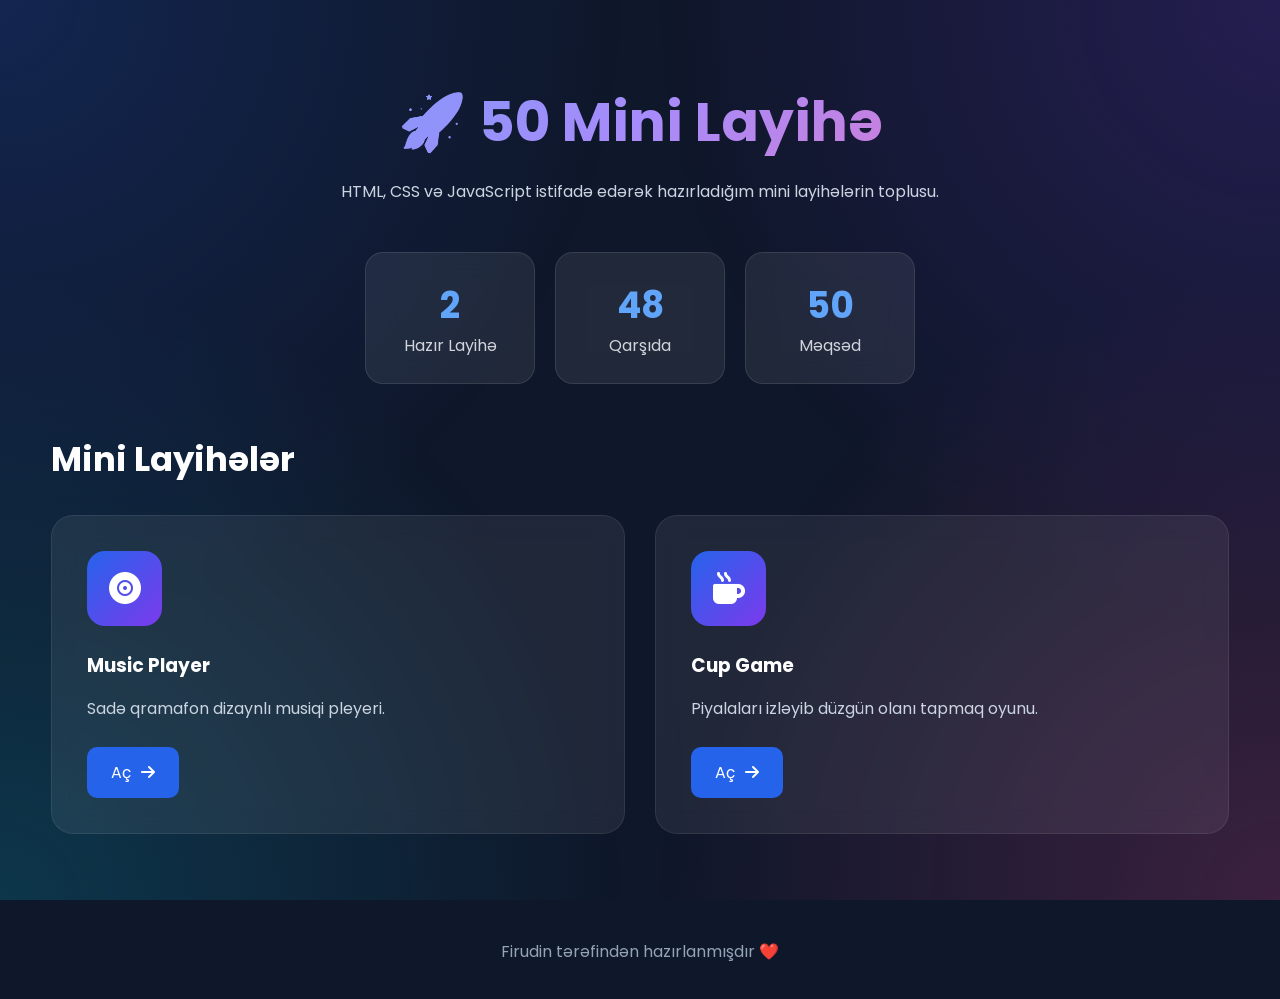
<file: index.html>
<!DOCTYPE html>
<html lang="az">

<head>

    <meta charset="UTF-8">

    <meta name="viewport" content="width=device-width, initial-scale=1.0">

    <title>50 Mini Layihə</title>

    <link rel="stylesheet" href="style.css">

    <link rel="preconnect" href="https://fonts.googleapis.com">

    <link href="https://fonts.googleapis.com/css2?family=Poppins:wght@300;400;500;600;700&display=swap" rel="stylesheet">

    <link rel="stylesheet"
        href="https://cdnjs.cloudflare.com/ajax/libs/font-awesome/6.7.2/css/all.min.css">

</head>

<body>

<div class="background"></div>

<header>

    <h1>🚀 50 Mini Layihə</h1>

    <p>
        HTML, CSS və JavaScript istifadə edərək hazırladığım
        mini layihələrin toplusu.
    </p>

    <div class="stats">

        <div class="box">

            <h2>2</h2>

            <span>Hazır Layihə</span>

        </div>

        <div class="box">

            <h2>48</h2>

            <span>Qarşıda</span>

        </div>

        <div class="box">

            <h2>50</h2>

            <span>Məqsəd</span>

        </div>

    </div>

</header>


<section class="projects">

    <h2>Mini Layihələr</h2>

    <div class="cards">

        <div class="card">

            <div class="icon">
                <i class="fa-solid fa-record-vinyl"></i>
            </div>

            <h3>Music Player</h3>

            <p>
                Sadə qramafon dizaynlı musiqi pleyeri.
            </p>

            <a href="./projects/01. Music Player/index.html">

                Aç

                <i class="fa-solid fa-arrow-right"></i>

            </a>

        </div>

        <div class="card">

            <div class="icon">
                <i class="fa-solid fa-mug-hot"></i>
            </div>

            <h3>Cup Game</h3>

            <p>
                Piyalaları izləyib düzgün olanı tapmaq oyunu.
            </p>

            <a href="./projects/02. Cup Game/index.html">

                Aç

                <i class="fa-solid fa-arrow-right"></i>

            </a>

        </div>

    </div>

</section>

<footer>

    Firudin tərəfindən hazırlanmışdır ❤️

</footer>

</body>

</html>
</file>
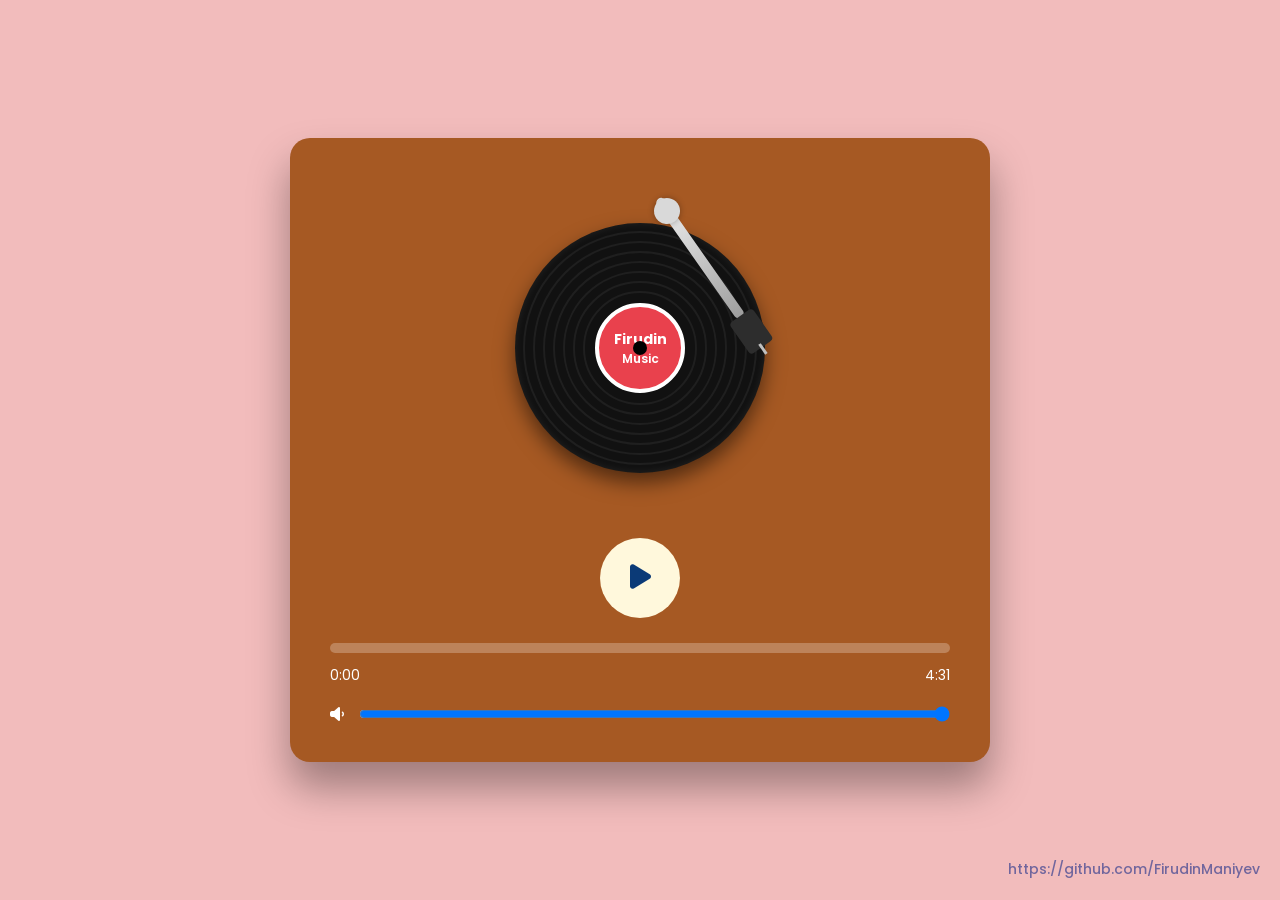
<file: projects/01. Music Player/index.html>
<!DOCTYPE html>
<html lang="en">

<head>
    <meta charset="UTF-8">
    <meta name="viewport" content="width=device-width, initial-scale=1.0">
    <title>Music Player - Firudin</title>

    <link rel="stylesheet" href="style.css">

    <link rel="preconnect" href="https://fonts.googleapis.com">
    <link href="https://fonts.googleapis.com/css2?family=Poppins:wght@300;400;500;600;700&display=swap"
        rel="stylesheet">

    <link rel="stylesheet" href="https://cdnjs.cloudflare.com/ajax/libs/font-awesome/6.6.0/css/all.min.css">
</head>

<body>

    <div class="player">

        <div class="record-area">

            <div class="record" id="record">

                <div class="ring ring1"></div>
                <div class="ring ring2"></div>
                <div class="ring ring3"></div>
                <div class="ring ring4"></div>
                <div class="ring ring5"></div>
                <div class="ring ring6"></div>
                <div class="ring ring7"></div>

                <div class="label">
                    <h3>Firudin</h3>
                    <span>Music</span>
                </div>

            </div>

            <div class="tonearm" id="tonearm">
                <div class="pivot"></div>
                <div class="arm"></div>
                <div class="head"></div>
            </div>

        </div>

        <div class="controls">

            <button id="playBtn">
                <i class="fa-solid fa-play"></i>
            </button>

            <div class="progress-container" id="progressContainer">
                <div class="progress" id="progress"></div>
            </div>

            <div class="time">

                <span id="current">0:00</span>

                <span id="duration">0:00</span>

            </div>

            <div class="volume">

                <i class="fa-solid fa-volume-low"></i>

                <input type="range" id="volume" min="0" max="1" step="0.01" value="1">

            </div>

        </div>

    </div>

    <div class="github-link">
        https://github.com/FirudinManiyev
    </div>

    <audio id="audio">

        <source src="../../assets/music/Eyyub_Yaqubov_Bakili_balasiyam.mp3" type="audio/mpeg">

    </audio>

    <script src="script.js"></script>

</body>

</html>
</file>
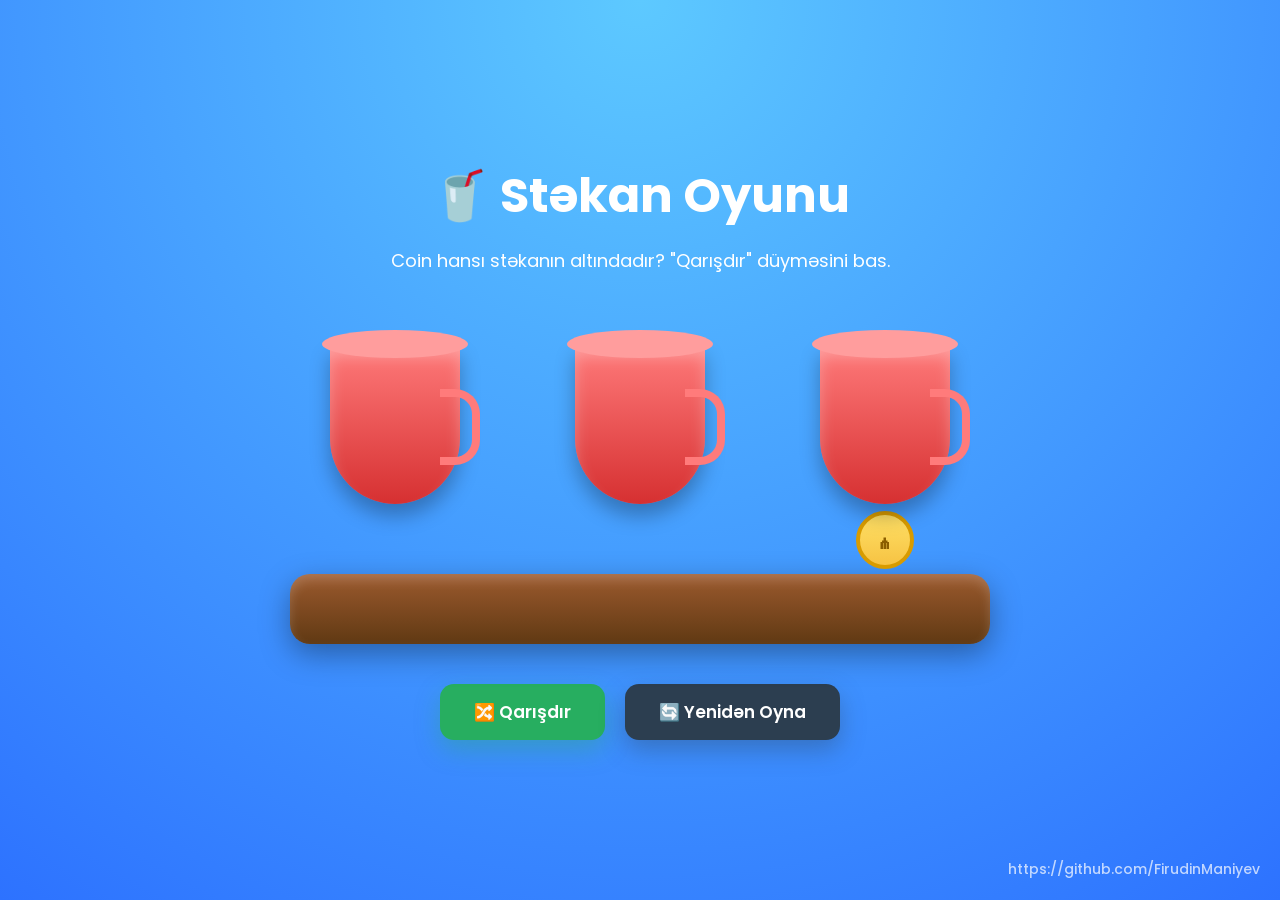
<file: projects/02. Cup Game/index.html>
<!DOCTYPE html>
<html lang="az">

<head>
    <meta charset="UTF-8">
    <meta name="viewport" content="width=device-width, initial-scale=1.0">
    <title>Stəkan Oyunu</title>

    <link rel="stylesheet" href="style.css">

    <link rel="preconnect" href="https://fonts.googleapis.com">

    <link href="https://fonts.googleapis.com/css2?family=Poppins:wght@300;400;500;600;700&display=swap"
        rel="stylesheet">
</head>

<body>

    <div class="container">

        <h1>🥤 Stəkan Oyunu</h1>

        <p id="message">
            Coin hansı stəkanın altındadır? "Qarışdır" düyməsini bas.
        </p>

        <div class="game-area">

            <div class="coin" id="coin"></div>

            <div class="cup" data-index="0">
                <div class="cup-body"></div>
            </div>

            <div class="cup" data-index="1">
                <div class="cup-body"></div>
            </div>

            <div class="cup" data-index="2">
                <div class="cup-body"></div>
            </div>

        </div>

        <div class="buttons">

            <button id="startBtn">
                🔀 Qarışdır
            </button>

            <button id="restartBtn">
                🔄 Yenidən Oyna
            </button>

        </div>

    </div>

    <div class="github-link">
        https://github.com/FirudinManiyev
    </div>

    <script src="script.js"></script>

</body>

</html>
</file>
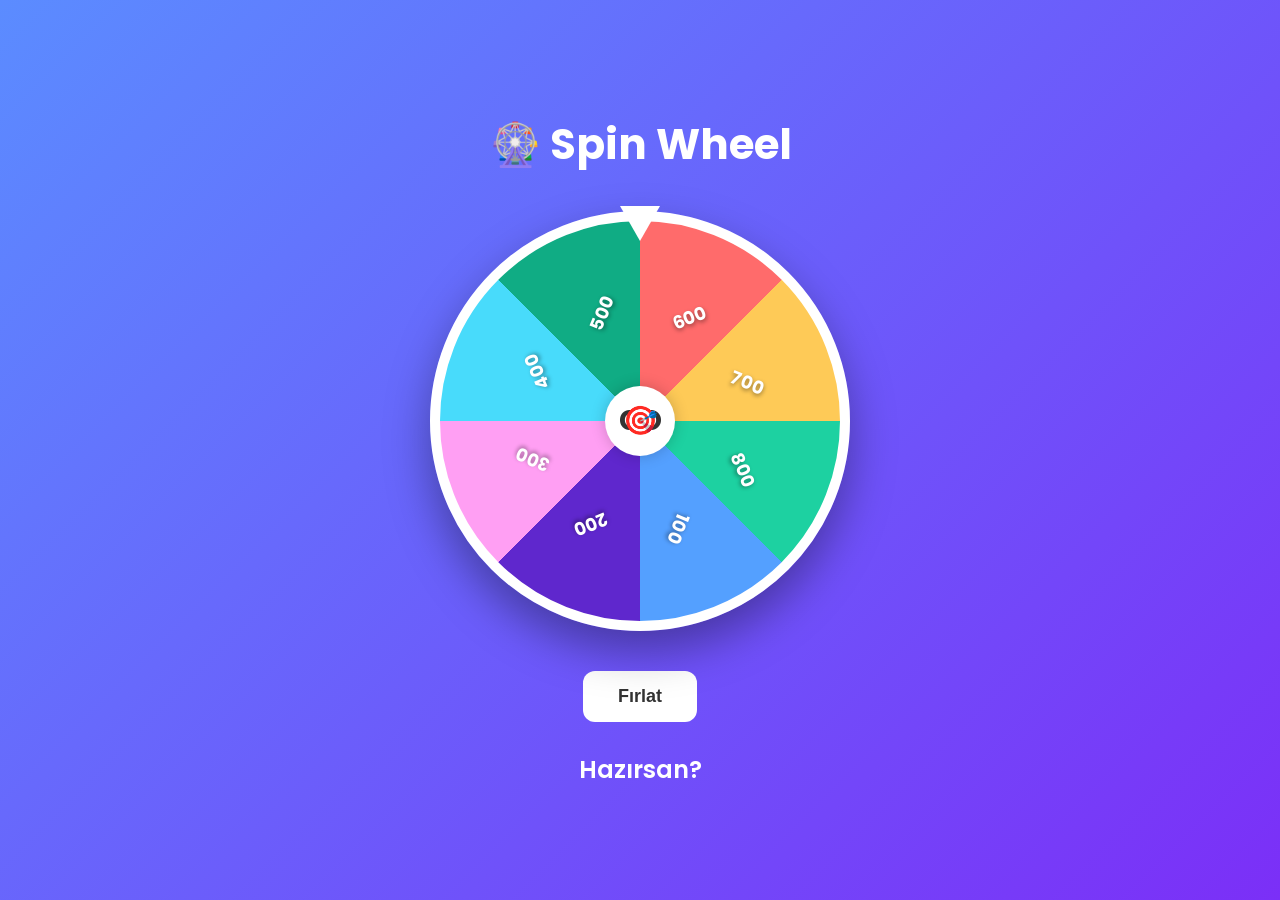
<file: projects/03. Spin Wheel/index.html>
<!DOCTYPE html>
<html lang="az">
<head>
    <meta charset="UTF-8">
    <meta name="viewport" content="width=device-width, initial-scale=1.0">
    <title>Spin Wheel</title>

    <link rel="stylesheet" href="style.css">

    <link rel="preconnect" href="https://fonts.googleapis.com">

    <link href="https://fonts.googleapis.com/css2?family=Poppins:wght@400;500;600;700&display=swap" rel="stylesheet">
</head>
<body>

<div class="container">

    <h1>🎡 Spin Wheel</h1>

    <div class="wheel-container">

        <div class="pointer"></div>

        <div class="wheel" id="wheel">

            <div class="center">GO</div>
            
        </div>

    </div>

    <button id="spinBtn">
        Fırlat
    </button>

    <p id="result">
        Hazırsan?
    </p>

</div>

<script src="script.js"></script>

</body>
</html>
</file>
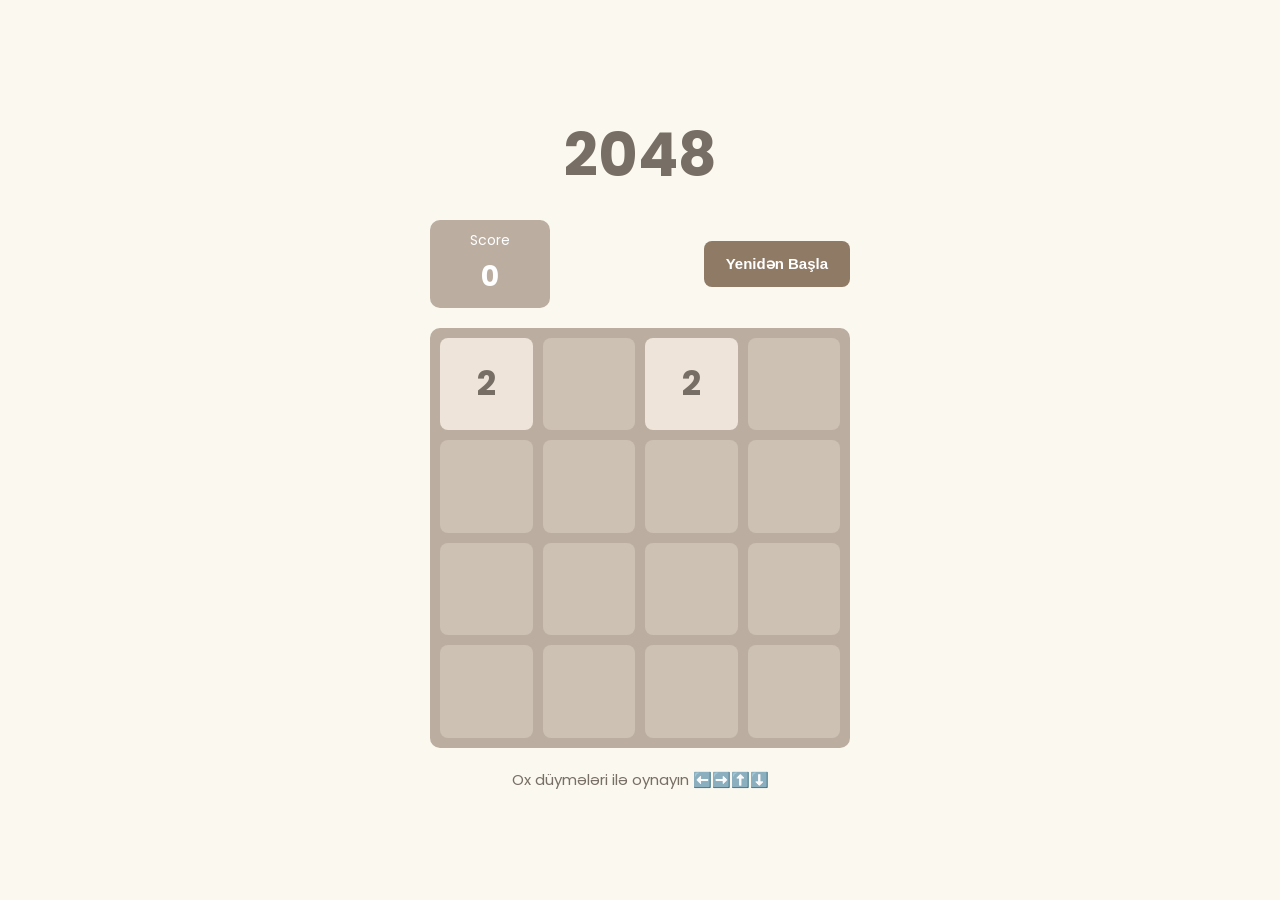
<file: projects/04. 2048/index.html>
<!DOCTYPE html>
<html lang="az">

<head>
    <meta charset="UTF-8">
    <meta name="viewport" content="width=device-width, initial-scale=1.0">
    <title>2048</title>

    <link rel="stylesheet" href="style.css">

    <link rel="preconnect" href="https://fonts.googleapis.com">

    <link href="https://fonts.googleapis.com/css2?family=Poppins:wght@400;500;600;700&display=swap" rel="stylesheet">
</head>

<body>

    <div class="container">

        <h1>2048</h1>

        <div class="top">

            <div class="score-box">
                <span>Score</span>
                <h2 id="score">0</h2>
            </div>

            <button id="restart">
                Yenidən Başla
            </button>

        </div>

        <div id="board"></div>

        <p class="info">
            Ox düymələri ilə oynayın ⬅️➡️⬆️⬇️
        </p>

    </div>

    <script src="script.js"></script>

</body>

</html>
</file>
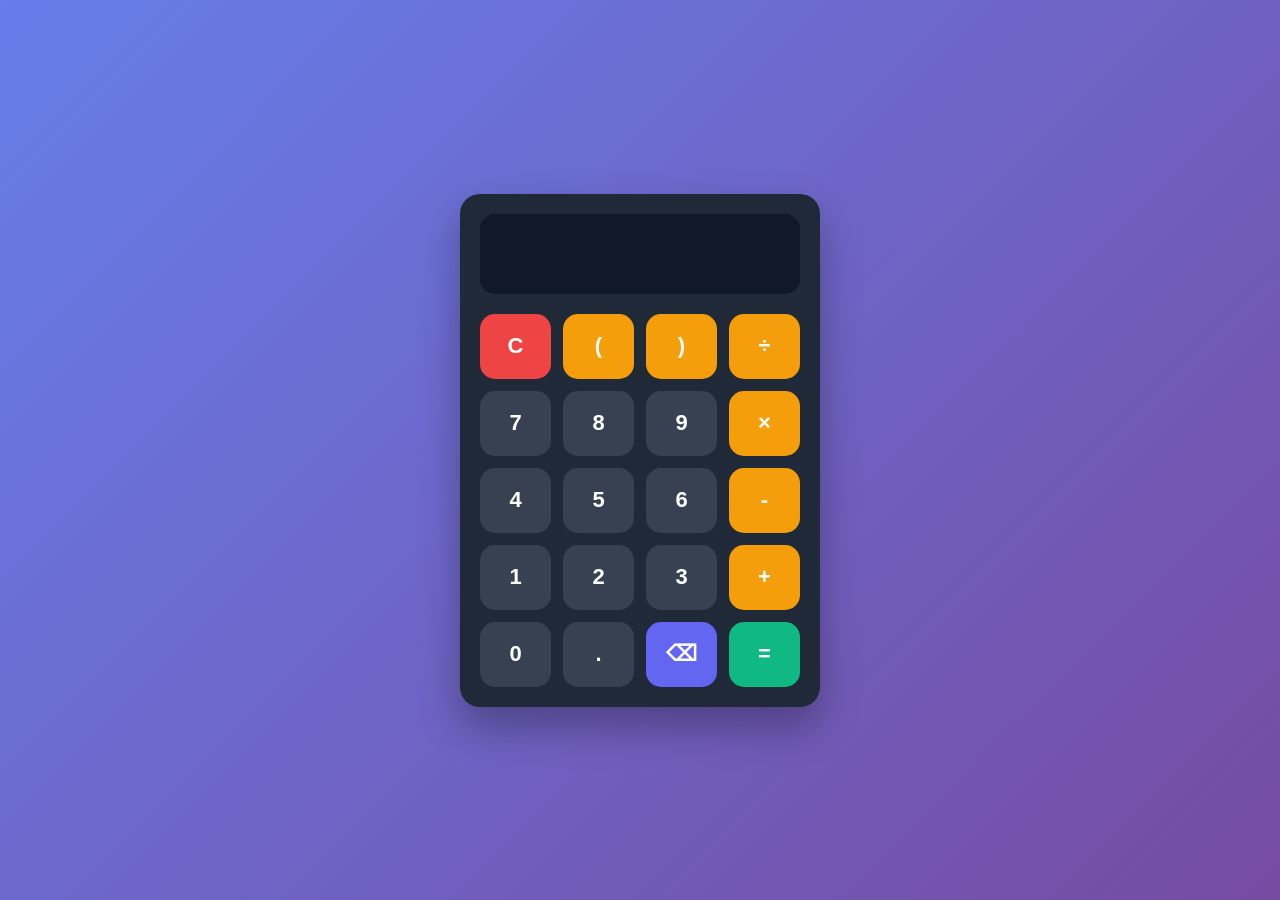
<file: projects/05. Calculator/index.html>
<!DOCTYPE html>
<html lang="az">

<head>
    <meta charset="UTF-8">
    <meta name="viewport" content="width=device-width, initial-scale=1.0">
    <title>Calculator</title>

    <link rel="stylesheet" href="style.css">

    <link rel="preconnect" href="https://fonts.googleapis.com">
    <link href="https://fonts.googleapis.com/css2?family=Poppins:wght@400;500;600&display=swap" rel="stylesheet">
</head>

<body>

    <div class="calculator">

        <input type="text" id="display" readonly>

        <div class="buttons">

            <button class="clear">C</button>
            <button class="operator">(</button>
            <button class="operator">)</button>
            <button class="operator">÷</button>

            <button>7</button>
            <button>8</button>
            <button>9</button>
            <button class="operator">×</button>

            <button>4</button>
            <button>5</button>
            <button>6</button>
            <button class="operator">-</button>

            <button>1</button>
            <button>2</button>
            <button>3</button>
            <button class="operator">+</button>

            <button>0</button>
            <button>.</button>
            <button class="delete">⌫</button>
            <button class="equal">=</button>

        </div>

    </div>

    <script src="script.js"></script>

</body>

</html>
</file>
<file: style.css>
* {
    margin: 0;
    padding: 0;
    box-sizing: border-box;
}

body {

    font-family: Poppins, sans-serif;

    background: #0f172a;

    color: #fff;

    overflow-x: hidden;

}

.background {

    position: fixed;

    inset: 0;

    background:
        radial-gradient(circle at top left, #2563eb33, transparent 40%),
        radial-gradient(circle at top right, #7c3aed33, transparent 40%),
        radial-gradient(circle at bottom left, #06b6d433, transparent 40%),
        radial-gradient(circle at bottom right, #ec489933, transparent 40%);

    z-index: -1;

    animation: gradientShift 15s ease-in-out infinite;

}

@keyframes gradientShift {

    0%, 100% {
        background:
            radial-gradient(circle at top left, #2563eb33, transparent 40%),
            radial-gradient(circle at top right, #7c3aed33, transparent 40%),
            radial-gradient(circle at bottom left, #06b6d433, transparent 40%),
            radial-gradient(circle at bottom right, #ec489933, transparent 40%);
    }

    50% {
        background:
            radial-gradient(circle at top left, #7c3aed33, transparent 40%),
            radial-gradient(circle at top right, #06b6d433, transparent 40%),
            radial-gradient(circle at bottom left, #ec489933, transparent 40%),
            radial-gradient(circle at bottom right, #2563eb33, transparent 40%);
    }

}

header {

    text-align: center;

    padding: 80px 20px 50px;

}

header h1 {

    font-size: 55px;

    margin-bottom: 15px;

    background: linear-gradient(135deg, #60a5fa, #a78bfa, #f472b6);

    -webkit-background-clip: text;

    -webkit-text-fill-color: transparent;

    background-clip: text;

    animation: titleGlow 3s ease-in-out infinite;

}

@keyframes titleGlow {

    0%, 100% {
        filter: brightness(1);
    }

    50% {
        filter: brightness(1.2);
    }

}

header p {

    color: #cbd5e1;

    max-width: 650px;

    margin: auto;

    line-height: 1.8;

}

.stats {

    margin-top: 45px;

    display: flex;

    justify-content: center;

    flex-wrap: wrap;

    gap: 20px;

}

.box {

    width: 170px;

    padding: 25px;

    border-radius: 18px;

    backdrop-filter: blur(15px);

    background: rgba(255, 255, 255, .08);

    border: 1px solid rgba(255, 255, 255, .1);

    transition: .3s;

}

.box:hover {

    transform: translateY(-5px);

    background: rgba(255, 255, 255, .12);

    border-color: rgba(255, 255, 255, .2);

}

.box h2 {

    font-size: 36px;

    color: #60a5fa;

}

.box span {

    color: #d1d5db;

}

.projects {

    width: min(1200px, 92%);

    margin: auto;

    padding-bottom: 70px;

}

.projects h2 {

    margin-bottom: 30px;

    font-size: 34px;

}

.cards {

    display: grid;

    grid-template-columns: repeat(auto-fit, minmax(300px, 1fr));

    gap: 30px;

}

.card {

    background: rgba(255, 255, 255, .07);

    backdrop-filter: blur(12px);

    border-radius: 22px;

    padding: 35px;

    transition: .35s;

    border: 1px solid rgba(255, 255, 255, .08);

}

.card:hover {

    transform: translateY(-10px);

    box-shadow: 0 20px 45px rgba(0, 0, 0, .35);

}

.icon {

    width: 75px;

    height: 75px;

    border-radius: 18px;

    background: linear-gradient(135deg, #2563eb, #7c3aed);

    display: flex;

    justify-content: center;

    align-items: center;

    font-size: 32px;

    margin-bottom: 25px;

    transition: .3s;

}

.card:hover .icon {

    transform: rotate(10deg) scale(1.1);

}

.card h3 {

    margin-bottom: 15px;

}

.card p {

    color: #cbd5e1;

    line-height: 1.7;

    margin-bottom: 25px;

}

.card a {

    display: inline-flex;

    align-items: center;

    gap: 10px;

    text-decoration: none;

    color: #fff;

    background: #2563eb;

    padding: 13px 24px;

    border-radius: 10px;

    transition: .3s;

}

.card a:hover {

    background: #1d4ed8;

}

footer {

    text-align: center;

    padding: 35px;

    color: #94a3b8;

}

@media(max-width:768px) {

    header h1 {

        font-size: 36px;

    }

    header p {

        font-size: 14px;

    }

    .projects h2 {

        text-align: center;

        font-size: 28px;

    }

    .box {

        width: 100%;

        max-width: 220px;

    }

    .cards {

        grid-template-columns: 1fr;

    }

    .card {

        padding: 25px;

    }

}

@media(max-width:480px) {

    header h1 {

        font-size: 28px;

    }

    header {

        padding: 50px 15px 30px;

    }

    .icon {

        width: 60px;

        height: 60px;

        font-size: 26px;

    }

}
</file>
<file: projects/01. Music Player/style.css>
* {
    margin: 0;
    padding: 0;
    box-sizing: border-box;
}

body {
    font-family: "Poppins", sans-serif;
    background: #f2bcbc;
    display: flex;
    justify-content: center;
    align-items: center;
    min-height: 100vh;
}

.player {
    width: 700px;
    background: #a65923;
    border-radius: 20px;
    padding: 40px;
    box-shadow: 0 25px 40px rgba(0, 0, 0, .35);
}

.record-area {
    position: relative;
    display: flex;
    justify-content: center;
    align-items: center;
    min-height: 340px;
}

.record {
    width: 250px;
    height: 250px;
    border-radius: 50%;
    background: #111;
    position: relative;
    box-shadow:
        inset 0 0 8px rgba(255, 255, 255, .08),
        0 10px 20px rgba(0, 0, 0, .5);
}

.record.playing {
    animation: spin 4s linear infinite;
}

@keyframes spin {
    from {
        transform: rotate(0);
    }

    to {
        transform: rotate(360deg);
    }
}

.ring {
    position: absolute;
    border: 2px solid rgba(255, 255, 255, .06);
    border-radius: 50%;
}

.ring1 {
    inset: 8px;
}

.ring2 {
    inset: 18px;
}

.ring3 {
    inset: 28px;
}

.ring4 {
    inset: 38px;
}

.ring5 {
    inset: 48px;
}

.ring6 {
    inset: 58px;
}

.ring7 {
    inset: 68px;
}

.label {
    width: 90px;
    height: 90px;
    border-radius: 50%;
    background: #e9414d;
    border: 4px solid white;
    position: absolute;
    left: 50%;
    top: 50%;
    transform: translate(-50%, -50%);
    display: flex;
    flex-direction: column;
    justify-content: center;
    align-items: center;
    color: white;
    text-align: center;
    font-size: 12px;
    font-weight: 600;
}

.label::after {
    content: "";
    width: 14px;
    height: 14px;
    background: black;
    border-radius: 50%;
    position: absolute;
}

.tonearm {
    position: absolute;
    top: 18px;
    left: 52%;
    width: 140px;
    height: 180px;
    transform-origin: 15px 15px;
    transform: rotate(-35deg);
    transition: transform .5s ease;
    z-index: 10;
}

.tonearm.active {
    transform: rotate(-8deg);
}

.arm {
    width: 10px;
    height: 145px;
    background: linear-gradient(to bottom, #f2f2f2, #9d9d9d);
    margin-left: 10px;
    border-radius: 10px;
}

.head {
    width: 28px;
    height: 38px;
    background: #2d2d2d;
    border-radius: 4px;
    margin-left: 1px;
    margin-top: -2px;
    position: relative;
}

.head::after {
    content: "";
    position: absolute;
    bottom: -8px;
    left: 12px;

    width: 3px;
    height: 12px;
    background: silver;
}

.controls {
    margin-top: 20px;
}

#playBtn {
    width: 80px;
    height: 80px;
    border: none;
    border-radius: 50%;
    cursor: pointer;
    font-size: 28px;
    background: #fff8dc;
    color: #0b3a77;
    display: block;
    margin: 0 auto 25px;
    transition: .3s;
}

#playBtn:hover {
    transform: scale(1.08);
}

.progress-container {
    width: 100%;
    height: 10px;
    background: rgba(255, 255, 255, .25);
    border-radius: 30px;
    cursor: pointer;
    overflow: hidden;
}

.progress {
    width: 0;
    height: 100%;
    background: white;
}

.pivot {
    position: absolute;
    width: 26px;
    height: 26px;
    background: #d9d9d9;
    border-radius: 50%;
    left: 2px;
    top: 2px;
    box-shadow: 0 0 6px rgba(0, 0, 0, .3);
}

.time {
    margin-top: 12px;
    display: flex;
    justify-content: space-between;
    color: white;
    font-size: 14px;
}

.volume {
    margin-top: 20px;
    display: flex;
    align-items: center;
    gap: 15px;
    color: white;
}

.volume input {
    flex: 1;
    cursor: pointer;
}

.github-link {
    position: fixed;
    bottom: 20px;
    right: 20px;
    color: rgba(27, 45, 136, 0.6);
    font-size: 14px;
    font-weight: 500;
    z-index: 100;
}

@media(max-width:760px) {

    .player {

        width: 95%;
        padding: 25px;

    }

    .record-area {

        flex-direction: column;
        gap: 20px;
        min-height: auto;
        padding-bottom: 10px;

    }

    .tonearm {

        position: absolute;
        top: 50%;
        left: 50%;
        transform: translate(-50%, -50%) rotate(-35deg);
        width: 120px;
        height: 150px;
        z-index: 10;

    }

    .tonearm.active {

        transform: translate(-50%, -50%) rotate(0deg);

    }

    .record {

        width: 220px;
        height: 220px;

    }

}

@media(max-width:480px) {

    .player {

        width: 92%;
        padding: 20px;

    }

    .record {

        width: 180px;
        height: 180px;

    }

    .label {

        width: 70px;
        height: 70px;
        font-size: 10px;

    }

    .tonearm {

        width: 100px;
        height: 130px;

    }

    .arm {

        height: 110px;

    }

    .head {

        width: 24px;
        height: 32px;

    }

    #playBtn {

        width: 70px;
        height: 70px;
        font-size: 24px;

    }

    .time {

        font-size: 12px;

    }

}
</file>
<file: projects/02. Cup Game/style.css>
/* ==========================
   RESET
========================== */

* {
    margin: 0;
    padding: 0;
    box-sizing: border-box;
}

body {

    font-family: "Poppins", sans-serif;

    min-height: 100vh;

    display: flex;

    justify-content: center;

    align-items: center;

    overflow: hidden;

    background:
        radial-gradient(circle at top, #5dc9ff, #2d72ff);

}

/* ==========================
   CONTAINER
========================== */

.container {

    width: min(900px, 95%);

    text-align: center;

}

h1 {

    color: #fff;

    font-size: 3rem;

    margin-bottom: 15px;

}

#message {

    color: #fff;

    font-size: 18px;

    margin-bottom: 40px;

}

/* ==========================
   GAME TABLE
========================== */

.game-area {

    position: relative;

    width: 700px;

    height: 330px;

    margin: auto;

}

/* Taxta masa */

.game-area::after {

    content: "";

    position: absolute;

    left: 50%;

    bottom: 0;

    transform: translateX(-50%);

    width: 100%;

    height: 70px;

    background: linear-gradient(#9c5a2e, #603913);

    border-radius: 20px;

    box-shadow:

        inset 0 6px 12px rgba(255, 255, 255, .18),

        0 10px 30px rgba(0, 0, 0, .35);

}

/* ==========================
   COIN
========================== */

.coin {

    position: absolute;

    bottom: 75px;

    left: 50%;

    transform: translateX(-50%) scale(1);

    width: 58px;

    height: 58px;

    border-radius: 50%;

    background:

        linear-gradient(#ffe066, #f6c343);

    border: 4px solid #d89b00;

    z-index: 5;

    transition: all .5s ease;

}

.coin::after {

    content: "₼";

    position: absolute;

    inset: 0;

    display: flex;

    justify-content: center;

    align-items: center;

    font-size: 24px;

    font-weight: 700;

    color: #8b5e00;

}

.coin.hidden {

    opacity: 0;

    transform: translateX(-50%) scale(0);

}

/* ==========================
   CUPS
========================== */

.cup {

    position: absolute;

    bottom: 55px;

    width: 130px;

    height: 175px;

    cursor: pointer;

    transition:

        transform .65s cubic-bezier(.65, -0.25, .25, 1.2),
        bottom .5s ease;

    z-index: 10;

}

/* Başlanğıc koordinatlar */

.cup[data-index="0"] {

    transform: translateX(40px);

}

.cup[data-index="1"] {

    transform: translateX(285px);

}

.cup[data-index="2"] {

    transform: translateX(530px);

}

/* Stəkan yuxarıda (başlanğıc vəziyyət) */

.cup.lifted {

    bottom: 140px;

}

/* Stəkan aşağıda (oyun vəziyyəti) */

.cup.lowered {

    bottom: 55px;

}

/* Qarışdırma zamanı */

.cup.moving {

    z-index: 20;

}

/* Seçilmiş stəkan */

.cup.selected {

    z-index: 30;

}

/* ==========================
   CUP BODY
========================== */

.cup-body {

    position: absolute;

    bottom: 0;

    width: 100%;

    height: 160px;

    background:

        linear-gradient(to bottom, #ff7b7b, #d63031);

    border-radius: 0 0 70px 70px;

    box-shadow:

        inset 0 12px 15px rgba(255, 255, 255, .28),

        0 12px 20px rgba(0, 0, 0, .28);

}

/* Üst hissə */

.cup-body::before {

    content: "";

    position: absolute;

    top: -14px;

    left: -8px;

    width: 146px;

    height: 28px;

    border-radius: 50%;

    background: #ff9d9d;

}

/* Qulp */

.cup-body::after {

    content: "";

    position: absolute;

    top: 45px;

    right: -20px;

    width: 32px;

    height: 60px;

    border: 8px solid #ff7b7b;

    border-left: none;

    border-radius: 0 25px 25px 0;

}

/* ==========================
   BUTTONS
========================== */

.buttons {

    margin-top: 40px;

    display: flex;

    justify-content: center;

    gap: 20px;

    flex-wrap: wrap;

}

button {

    padding: 15px 34px;

    border: none;

    border-radius: 14px;

    font-size: 17px;

    font-weight: 600;

    cursor: pointer;

    transition: .3s;

    font-family: inherit;

}

#startBtn {

    background: #27ae60;

    color: #fff;

    box-shadow: 0 10px 25px rgba(39, 174, 96, .35);

}

#restartBtn {

    background: #2c3e50;

    color: #fff;

    box-shadow: 0 10px 25px rgba(44, 62, 80, .35);

}

button:hover {

    transform: translateY(-4px);

}

button:active {

    transform: scale(.96);

}

.github-link {
    position: fixed;
    bottom: 20px;
    right: 20px;
    color: rgba(255, 255, 255, 0.7);
    font-size: 14px;
    font-weight: 500;
    z-index: 100;
}

/* ==========================
   RESULT
========================== */

.correct .cup-body {

    background: linear-gradient(#2ecc71, #27ae60);

}

.wrong .cup-body {

    background: linear-gradient(#ff5f6d, #c0392b);

}

/* ==========================
   RESPONSIVE
========================== */

@media(max-width:768px) {

    .container {

        width: 95%;

    }

    h1 {

        font-size: 2.2rem;

    }

    #message {

        font-size: 15px;

    }

    .game-area {

        width: 320px;

        height: 250px;

    }

    .cup {

        width: 85px;

        height: 120px;

        bottom: 45px;

    }

    .cup[data-index="0"] {

        transform: translateX(0);

    }

    .cup[data-index="1"] {

        transform: translateX(115px);

    }

    .cup[data-index="2"] {

        transform: translateX(230px);

    }

    .cup-body {

        height: 110px;

    }

    .cup-body::before {

        width: 100px;

    }

    .cup-body::after {

        width: 22px;

        height: 42px;

        right: -14px;

    }

    .coin {

        width: 42px;

        height: 42px;

    }

    .coin::after {

        font-size: 18px;

    }

    .cup.lifted {

        bottom: 100px;

    }

    button {

        width: 100%;

    }

}

@media(max-width:480px) {

    .container {

        width: 92%;

    }

    h1 {

        font-size: 1.8rem;

    }

    #message {

        font-size: 13px;

    }

    .game-area {

        width: 280px;

        height: 220px;

    }

    .cup {

        width: 70px;

        height: 100px;

        bottom: 40px;

    }

    .cup[data-index="0"] {

        transform: translateX(0);

    }

    .cup[data-index="1"] {

        transform: translateX(100px);

    }

    .cup[data-index="2"] {

        transform: translateX(200px);

    }

    .cup-body {

        height: 90px;

    }

    .cup-body::before {

        width: 85px;

    }

    .cup-body::after {

        width: 18px;

        height: 35px;

        right: -12px;

    }

    .coin {

        width: 35px;

        height: 35px;

    }

    .coin::after {

        font-size: 15px;

    }

    .cup.lifted {

        bottom: 85px;

    }

    button {

        padding: 12px 24px;

        font-size: 15px;

    }

}

@media(max-width:360px) {

    .game-area {

        width: 260px;

        height: 200px;

    }

    .cup {

        width: 60px;

        height: 85px;

    }

    .cup[data-index="1"] {

        transform: translateX(85px);

    }

    .cup[data-index="2"] {

        transform: translateX(170px);

    }

    .cup.lifted {

        bottom: 75px;

    }

}
</file>
<file: projects/03. Spin Wheel/style.css>
* {
    margin: 0;
    padding: 0;
    box-sizing: border-box;
}

body {
    font-family: "Poppins", sans-serif;
    min-height: 100vh;
    display: flex;
    justify-content: center;
    align-items: center;
    background: linear-gradient(135deg, #5b8cff, #7b2ff7);
}

.container {
    text-align: center;
    color: #fff;
    width: min(90%, 700px);
}

h1 {
    font-size: 42px;
    margin-bottom: 35px;
}

.wheel-container {
    position: relative;
    width: 420px;
    height: 420px;
    margin: 0 auto 40px;
}

.pointer {
    position: absolute;
    top: -5px;
    left: 50%;
    transform: translateX(-50%);
    width: 0;
    height: 0;
    border-left: 20px solid transparent;
    border-right: 20px solid transparent;
    border-top: 35px solid #ffffff;
    z-index: 20;
}

.wheel {

    width: 100%;
    height: 100%;
    border-radius: 50%;
    border: 10px solid white;
    position: relative;
    overflow: hidden;
    transition: transform 5s cubic-bezier(.17, .67, .19, .99);
    box-shadow:
        0 20px 45px rgba(0, 0, 0, .35);
    background:
        conic-gradient(#ff6b6b 0deg 45deg,
            #feca57 45deg 90deg,
            #1dd1a1 90deg 135deg,
            #54a0ff 135deg 180deg,
            #5f27cd 180deg 225deg,
            #ff9ff3 225deg 270deg,
            #48dbfb 270deg 315deg,
            #10ac84 315deg 360deg);

}

.center {

    position: absolute;
    width: 70px;
    height: 70px;
    background: white;
    border-radius: 50%;
    left: 50%;
    display: flex;
    justify-content: center;
    align-items: center;
    font-size: 28px;
    font-weight: bold;
    color: #333;
    top: 50%;
    transform: translate(-50%, -50%);
    box-shadow: 0 0 15px rgba(0, 0, 0, .2);

}

.center::after {

    content: "🎯";
    position: absolute;
    inset: 0;
    display: flex;
    justify-content: center;
    align-items: center;
    font-size: 28px;

}

.segment {

    position: absolute;
    left: 50%;
    top: 50%;
    width: 170px;
    transform-origin: 0 0;
    font-weight: 700;
    color: white;
    text-shadow: 0 2px 4px rgba(0, 0, 0, .4);
    font-size: 18px;

}

button {

    padding: 15px 35px;
    border: none;
    border-radius: 12px;
    background: #fff;
    color: #333;
    font-size: 18px;
    font-weight: 600;
    cursor: pointer;
    transition: .3s;

}

button:hover {

    transform: translateY(-4px);

}

#result {

    margin-top: 30px;
    font-size: 24px;
    font-weight: 600;

}

@media(max-width:600px) {

    .wheel-container {

        width: 300px;
        height: 300px;

    }

    .segment {

        width: 120px;
        font-size: 14px;

    }

    h1 {

        font-size: 32px;

    }

    button {

        width: 100%;

    }

}
</file>
<file: projects/04. 2048/style.css>
* {
    margin: 0;
    padding: 0;
    box-sizing: border-box;
}

body {
    font-family: "Poppins", sans-serif;
    background: #faf8ef;
    display: flex;
    justify-content: center;
    align-items: center;
    min-height: 100vh;
    color: #776e65;
}

.container {
    width: 420px;
    max-width: 95%;
}

h1 {
    text-align: center;
    font-size: 60px;
    margin-bottom: 20px;
    color: #776e65;
}

.top {
    display: flex;
    justify-content: space-between;
    align-items: center;
    margin-bottom: 20px;
}

.score-box {
    background: #bbada0;
    color: white;
    padding: 10px 20px;
    border-radius: 10px;
    text-align: center;
    min-width: 120px;
}

.score-box span {
    font-size: 14px;
    display: block;
}

.score-box h2 {
    font-size: 28px;
    margin-top: 5px;
}

button {
    border: none;
    background: #8f7a66;
    color: white;
    padding: 14px 22px;
    border-radius: 8px;
    cursor: pointer;
    font-size: 15px;
    font-weight: 600;
    transition: .25s;
}

button:hover {
    background: #7b6858;
}

#board {
    background: #bbada0;
    border-radius: 10px;
    padding: 10px;

    display: grid;

    grid-template-columns: repeat(4, 1fr);
    grid-template-rows: repeat(4, 1fr);

    gap: 10px;

    aspect-ratio: 1;
}

.tile {
    background: #cdc1b4;
    border-radius: 8px;

    display: flex;
    justify-content: center;
    align-items: center;

    font-size: 34px;
    font-weight: bold;

    transition: .15s;
}

.tile-2 {
    background: #eee4da;
}

.tile-4 {
    background: #ede0c8;
}

.tile-8 {
    background: #f2b179;
    color: white;
}

.tile-16 {
    background: #f59563;
    color: white;
}

.tile-32 {
    background: #f67c5f;
    color: white;
}

.tile-64 {
    background: #f65e3b;
    color: white;
}

.tile-128 {
    background: #edcf72;
    color: white;
    font-size: 28px;
}

.tile-256 {
    background: #edcc61;
    color: white;
    font-size: 28px;
}

.tile-512 {
    background: #edc850;
    color: white;
    font-size: 28px;
}

.tile-1024 {
    background: #edc53f;
    color: white;
    font-size: 22px;
}

.tile-2048 {
    background: #edc22e;
    color: white;
    font-size: 22px;
}

.info {
    margin-top: 20px;
    text-align: center;
    font-size: 15px;
}

@media (max-width:500px) {

    h1 {
        font-size: 44px;
    }

    .top {
        flex-direction: column;
        gap: 15px;
    }

    .tile {
        font-size: 26px;
    }

}
</file>
<file: projects/05. Calculator/style.css>
* {
    margin: 0;
    padding: 0;
    box-sizing: border-box;
}

body {
    font-family: "Poppins", sans-serif;
    min-height: 100vh;
    display: flex;
    justify-content: center;
    align-items: center;
    background: linear-gradient(135deg, #667eea, #764ba2);
}

.calculator {

    width: 360px;
    max-width: 95%;

    background: #1f2937;

    padding: 20px;

    border-radius: 20px;

    box-shadow: 0 20px 40px rgba(0, 0, 0, .3);

}

#display {

    width: 100%;

    height: 80px;

    border: none;

    outline: none;

    border-radius: 15px;

    background: #111827;

    color: white;

    font-size: 32px;

    text-align: right;

    padding: 0 20px;

    margin-bottom: 20px;

}

.buttons {

    display: grid;

    grid-template-columns: repeat(4, 1fr);

    gap: 12px;

}

button {

    height: 65px;

    border: none;

    border-radius: 15px;

    cursor: pointer;

    font-size: 22px;

    font-weight: 600;

    transition: .2s;

    background: #374151;

    color: white;

}

button:hover {

    transform: translateY(-3px);

    background: #4b5563;

}

button:active {

    transform: scale(.95);

}

.operator {

    background: #f59e0b;

}

.operator:hover {

    background: #d97706;

}

.equal {

    background: #10b981;

}

.equal:hover {

    background: #059669;

}

.clear {

    background: #ef4444;

}

.clear:hover {

    background: #dc2626;

}

.delete {

    background: #6366f1;

}

.delete:hover {

    background: #4f46e5;

}

@media(max-width:400px) {

    .calculator {

        padding: 15px;

    }

    button {

        height: 55px;

        font-size: 18px;

    }

    #display {

        height: 70px;

        font-size: 26px;

    }

}
</file>
